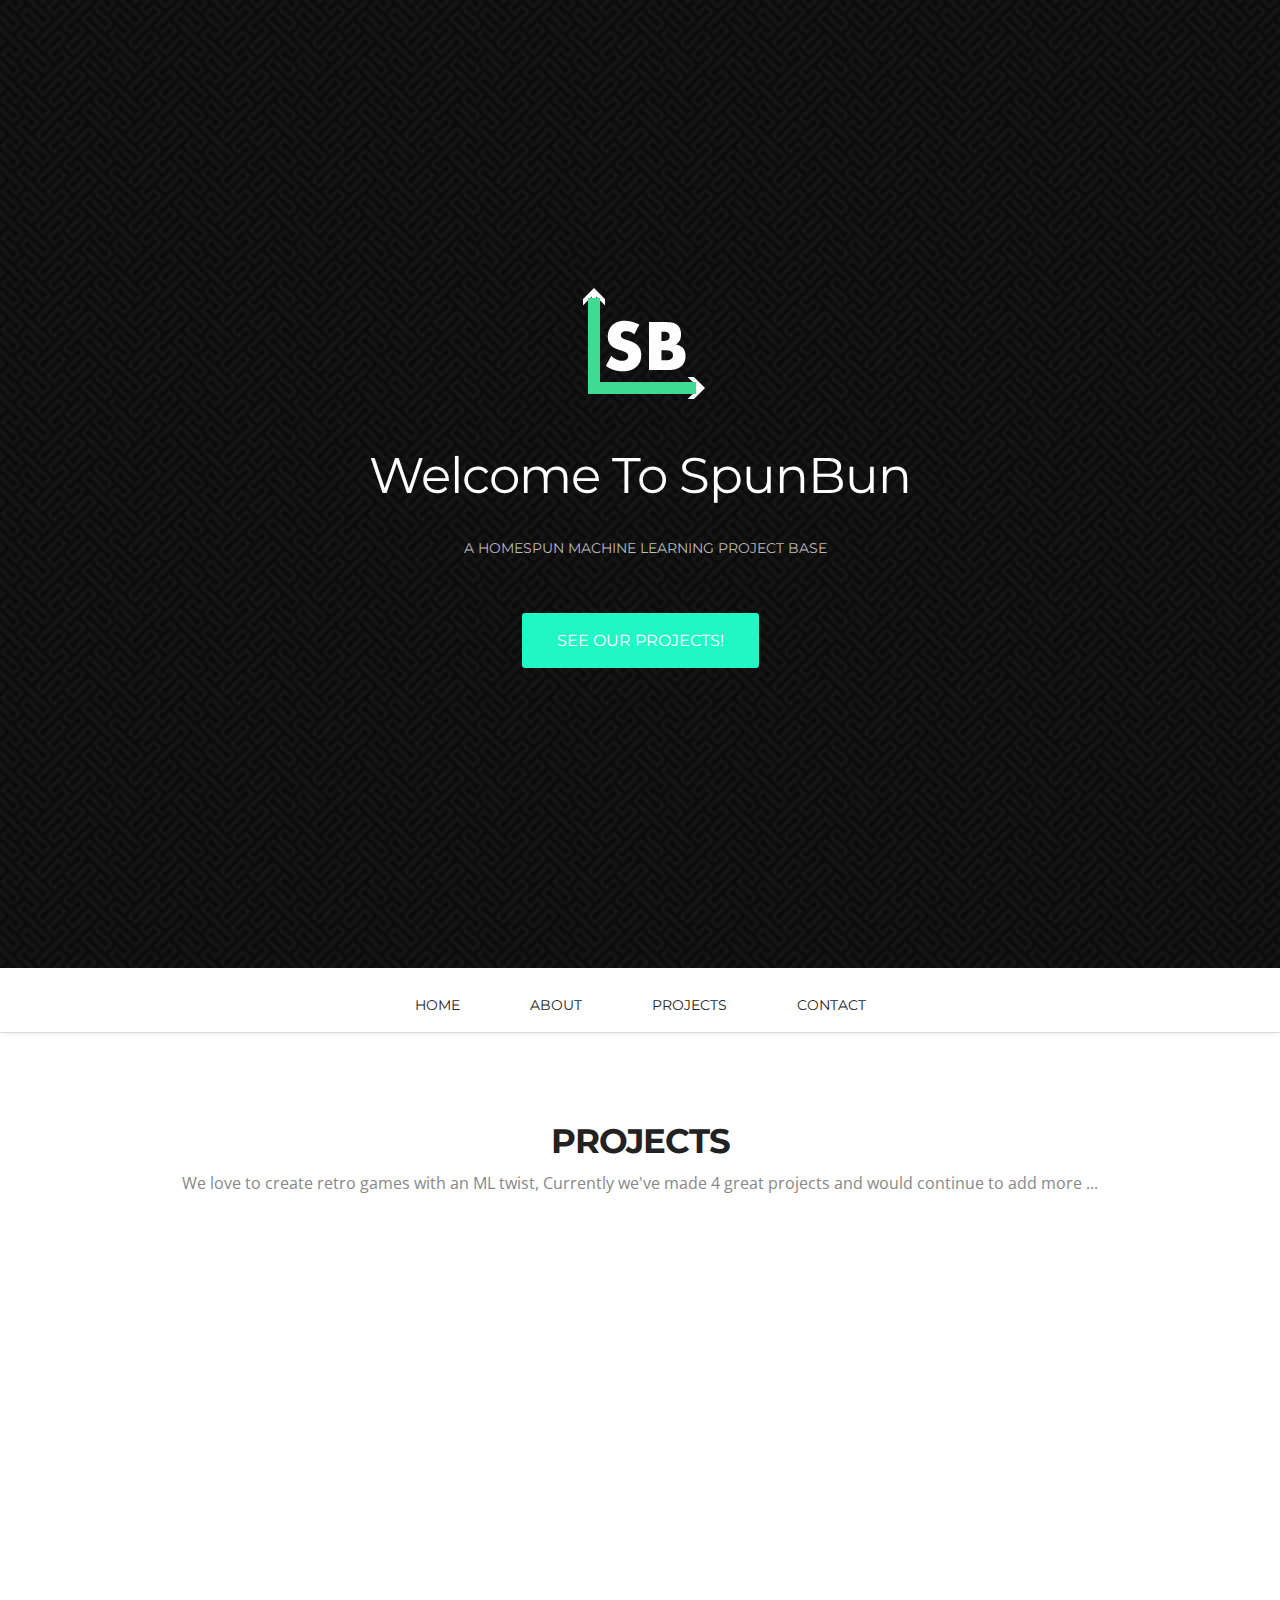
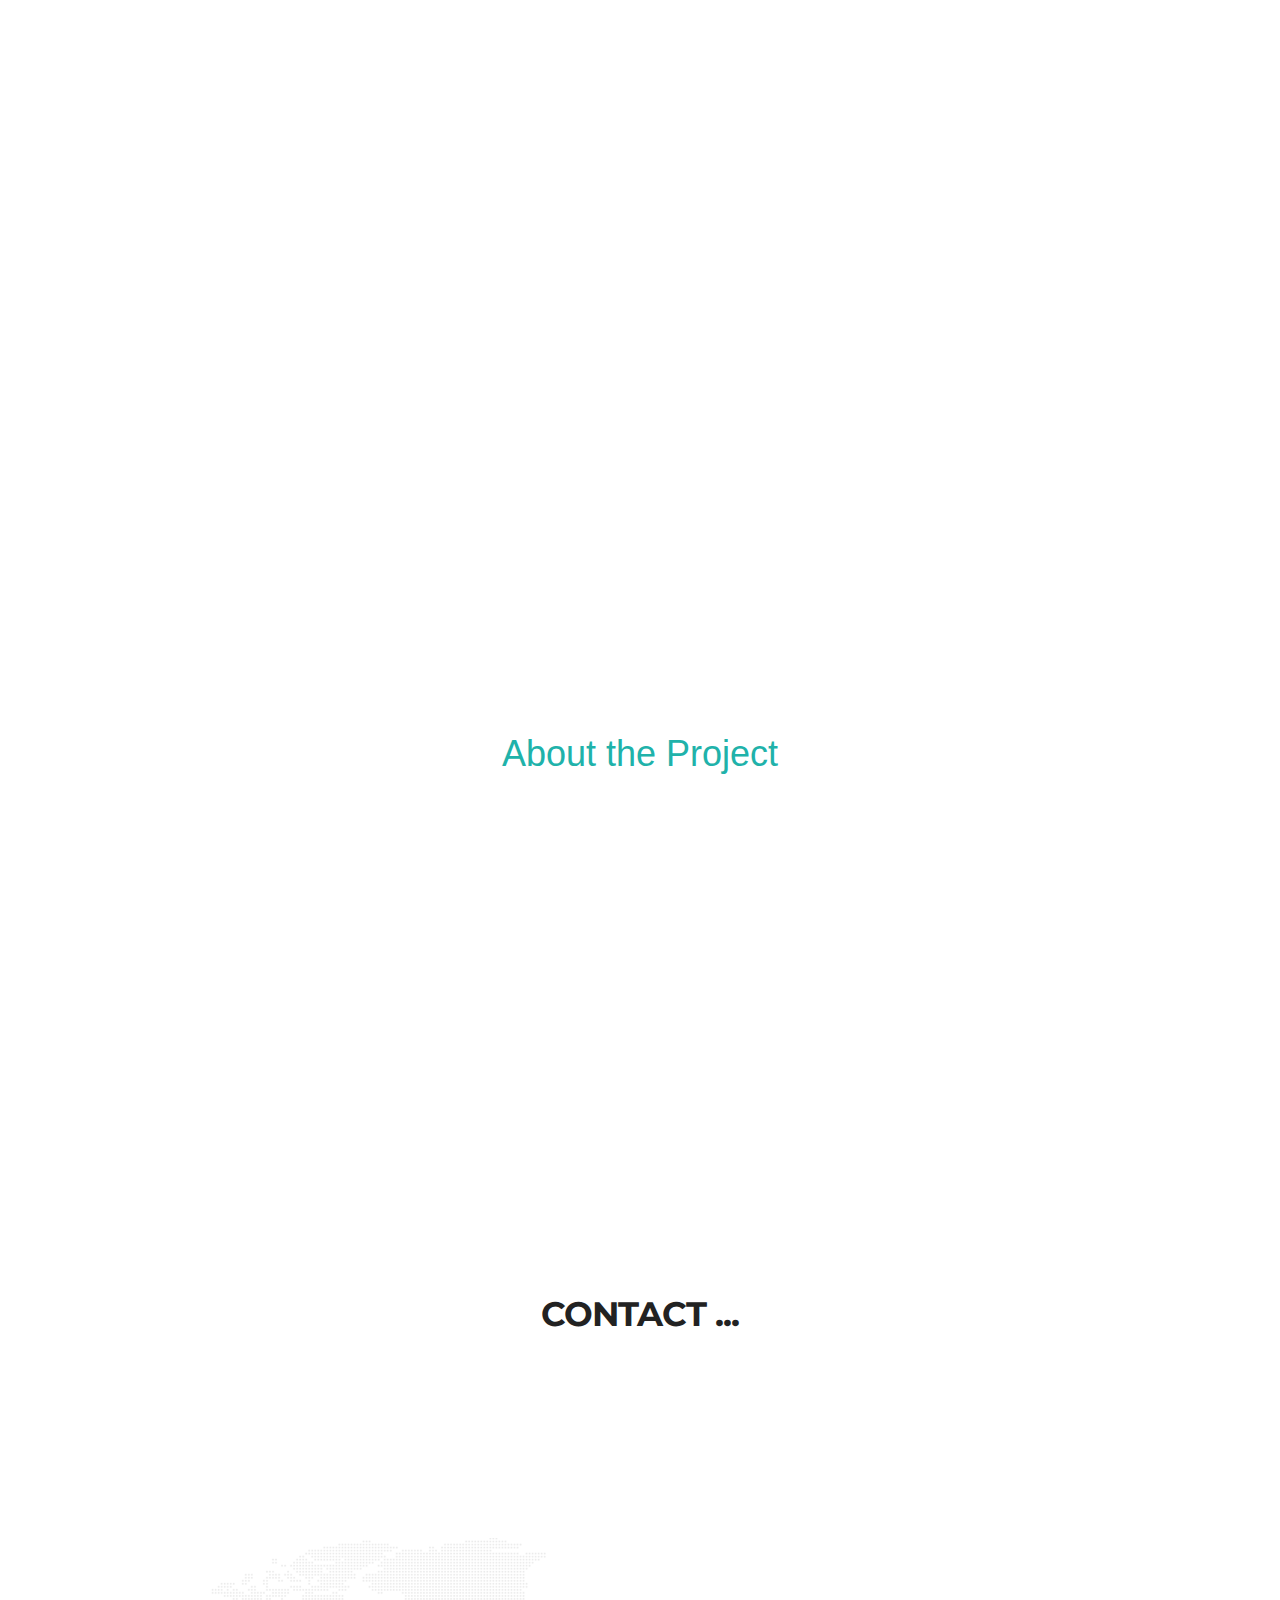
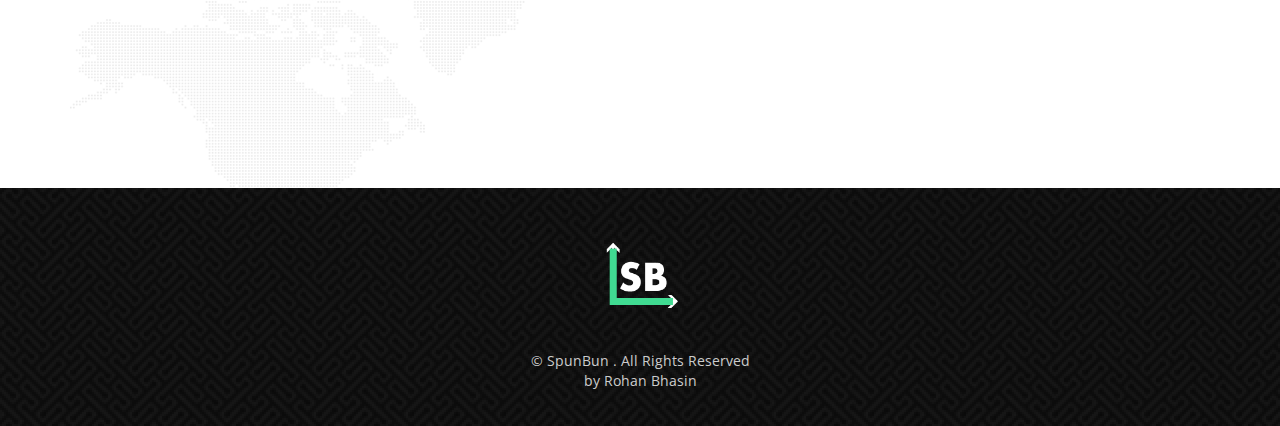
<file: index.html>
<!doctype html>
<html>

<head>
	<meta charset="utf-8">
	<meta name="viewport" content="width=device-width, maximum-scale=1">

	<title>SpunBun</title>


	<link href='https://fonts.googleapis.com/css?family=Montserrat:400,700' rel='stylesheet' type='text/css'>
	<link href='https://fonts.googleapis.com/css?family=Open+Sans:400,300,800italic,700italic,600italic,400italic,300italic,800,700,600' rel='stylesheet' type='text/css'>

	<link href="css/bootstrap.css" rel="stylesheet" type="text/css">
	<link href="css/style.css" rel="stylesheet" type="text/css">
	<link href="css/font-awesome.css" rel="stylesheet" type="text/css">
	<link href="css/responsive.css" rel="stylesheet" type="text/css">
	<link href="css/animate.css" rel="stylesheet" type="text/css">

	<script type="text/javascript" src="js/jquery.1.8.3.min.js"></script>
	<script type="text/javascript" src="js/bootstrap.js"></script>
	<script type="text/javascript" src="js/jquery-scrolltofixed.js"></script>
	<script type="text/javascript" src="js/jquery.easing.1.3.js"></script>
	<script type="text/javascript" src="js/jquery.isotope.js"></script>
	<script type="text/javascript" src="js/wow.js"></script>
	<script type="text/javascript" src="js/classie.js"></script>
	<script src="contactform/contactform.js"></script>

<style>





    .about_heading {

        color: lightseagreen;
font-family: 'Futura', sans-serif;



    }


    .nob {


        width:220px;
        height: 270px;


    }



    </style>

</head>



<body>
	<header class="header" id="header">
		<!--header-start-->
		<div class="container">
			<figure class="logo animated fadeInDown delay-07s">
				<a href="#"><img src="London.png"></a>
			</figure>
			<h1 class="animated fadeInDown delay-07s">Welcome To SpunBun </h1>
			<ul class="we-create animated fadeInUp delay-1s">
				<li> A hOMESPUN MACHINE LEARNING PROJECT BASE</li>
			</ul>
			<a class="link animated fadeInUp delay-1s servicelink" href="#Portfolio">See oUR Projects!</a>
		</div>
	</header>
	<!--header-end-->

	<nav class="main-nav-outer" id="test">
		<!--main-nav-start-->
		<div class="container">
			<ul class="main-nav">
				<li><a href="#header">Home</a></li>

				<li><a href="#client">About </a></li>

				<li><a href="#Portfolio">Projects</a></li>

		        <li><a href="#contact">Contact</a></li>
			</ul>
			<a class="res-nav_click" href="#"><i class="fa-bars"></i></a>
		</div>
	</nav>
	<!--main-nav-end-->




	<!--main-section-end-->



	<!--main-section alabaster-end-->



	<section class="main-section paddind" id="Portfolio">
		<!--main-section-start-->
		<div class="container">
			<h2>Projects</h2>
            <h6> We love to create retro games with an ML twist, Currently we've made 4 great projects and would continue to add more ... <br><br><h3> </h3></h6>



		</div>
		<div class="portfolioContainer wow fadeInUp delay-04s">
			<div class=" Portfolio-box printdesign">
				<a href="tic_tac_toe_neural_network-LIVE-master/play.html"><img src="img/NEUROTAC.png" alt=""></a>
				<h3>Tic-Tac-Toe</h3>
				<p>A neural network that evolves via a genetic algorithm.

                    Algorithm credit : <a href="">Siraj Raval</a></p>
			</div>
			<div class="Portfolio-box webdesign">
				<a href="How_to_make_an_evolutionary_tetris_bot-master/Tetris.html"><img src="img/NEUROTAC%20(3).png" alt=""></a>
				<h3>Tetnet</h3>
				<p>An evolutionary algorithm to improve a Tetris AI.

                    Algorithm Credit : <a href="">idressinc</a>

				</p>

			</div>
			<div class="Portfolio-box webdesign">
				<a href="fonts/Molecules/webpage.html"><img src="fonts/Molecules/Screenshot%202019-04-10%20at%209.26.37%20PM.png" alt=""></a>
				<h3>MOLECULE SIMULATION</h3>
				<p>A Javascript based molecular simulation using Jquery

				</p>
			</div>
			<div class=" Portfolio-box branding">
				<a href="digits-reader-app-master/read.html"><img src="img/NEUROTAC%20(2).png" alt=""></a>
				<h3>Project Reader</h3>
				<p>Recognising digits on an HTML canvas</p>
			</div>


		</div>
	</section>
	<!--main-section-end-->


	<section class="main-section client-part" id="client">
		<!--main-section client-part-start-->
		<div class="container">
			<b class="quote-right wow fadeInDown delay-03"><i class="fa-quote-right"></i></b>
			<div class="row">
				<div class="col-lg-12">
                    <h1 class ="about_heading">About the Project</h1>
					<p class="client-part-haead wow fadeInDown delay-05">Hi! I'm Rohan, I'm currently 15 years old. SpunBun is a web based culmination of the some of projects that I ( some of them were inspired by others ) created in 2018. With SpunBun, I hope to enlight the younger audience and introduce them to cognitive systems. At it's core, the project is to augment certain applications such as Tic Tac Toe and Tetris ... making these classics intuitive and autonomous. The Molecular Simulation has just been added for fun :P

				    </p>
				</div>
			</div>
			<ul class="client wow fadeIn delay-05s">
				<li><a href="#">
            	<img src="Untitled%20design%20(7).png" alt="">
                <h3>Rohan Bhasin</h3>
                <span></span>
            </a></li>
			</ul>
		</div>
	</section>




<br>
            <br>

	        <br>
			<h2>Contact ...</h2>

	<!--business-talking-end-->
	<div class="container">
		<section class="main-section contact" id="contact">

			<div class="row">
				<div class="col-lg-6 col-sm-7 wow fadeInLeft">
					<div class="contact-info-box address clearfix">

					</div>
					<div class="contact-info-box phone clearfix">
						<h3><i class="fa-phone"></i>Phone:</h3>
						<span> 91 - 9871121153</span>
					</div>
					<div class="contact-info-box email clearfix">
						<h3><i class="fa-pencil"></i>email:</h3>
						<span>rohanbhasin03@gmail.con</span>
					</div>
					<div class="contact-info-box hours clearfix">
						<h3><i class="fa-clock-o"></i>HOURS:</h3>
						<span><strong>Monday - Friday:</strong> I have school :P<br><strong>Saturday - Sunday:</strong> 10 am - 6pm.</span>
					</div>
					<ul class="social-link">

					</ul>
				</div>
				<div class="col-lg-6 col-sm-5 wow fadeInUp delay-05s">

				</div>
			</div>
		</section>
	</div>
	<footer class="footer">
		<div class="container">
			<div class="footer-logo"><a href="#header"><img src="London.png" alt=""></a></div>
			<span class="copyright">&copy; SpunBun . All Rights Reserved</span>
			<div class="credits">

				<a  href=""></a> by Rohan Bhasin <a href="https://bootstrapmade.com/"></a>
			</div>
		</div>
	</footer>


	<script type="text/javascript">
		$(document).ready(function(e) {
			$('#test').scrollToFixed();
			$('.res-nav_click').click(function() {
				$('.main-nav').slideToggle();
				return false

			});

		});
	</script>

	<script>
		wow = new WOW({
			animateClass: 'animated',
			offset: 100
		});
		wow.init();
	</script>


	<script type="text/javascript">
		$(window).load(function() {

			$('.main-nav li a, .servicelink').bind('click', function(event) {
				var $anchor = $(this);

				$('html, body').stop().animate({
					scrollTop: $($anchor.attr('href')).offset().top - 102
				}, 1500, 'easeInOutExpo');
				/*
				if you don't want to use the easing effects:
				$('html, body').stop().animate({
					scrollTop: $($anchor.attr('href')).offset().top
				}, 1000);
				*/
				if ($(window).width() < 768) {
					$('.main-nav').hide();
				}
				event.preventDefault();
			});
		})
	</script>

	<script type="text/javascript">
		$(window).load(function() {


			var $container = $('.portfolioContainer'),
				$body = $('body'),
				colW = 375,
				columns = null;


			$container.isotope({
				// disable window resizing
				resizable: true,
				masonry: {
					columnWidth: colW
				}
			});

			$(window).smartresize(function() {
				// check if columns has changed
				var currentColumns = Math.floor(($body.width() - 30) / colW);
				if (currentColumns !== columns) {
					// set new column count
					columns = currentColumns;
					// apply width to container manually, then trigger relayout
					$container.width(columns * colW)
						.isotope('reLayout');
				}

			}).smartresize(); // trigger resize to set container width
			$('.portfolioFilter a').click(function() {
				$('.portfolioFilter .current').removeClass('current');
				$(this).addClass('current');

				var selector = $(this).attr('data-filter');
				$container.isotope({

					filter: selector,
				});
				return false;
			});

		});
	</script>

</body>

</html>
</file>
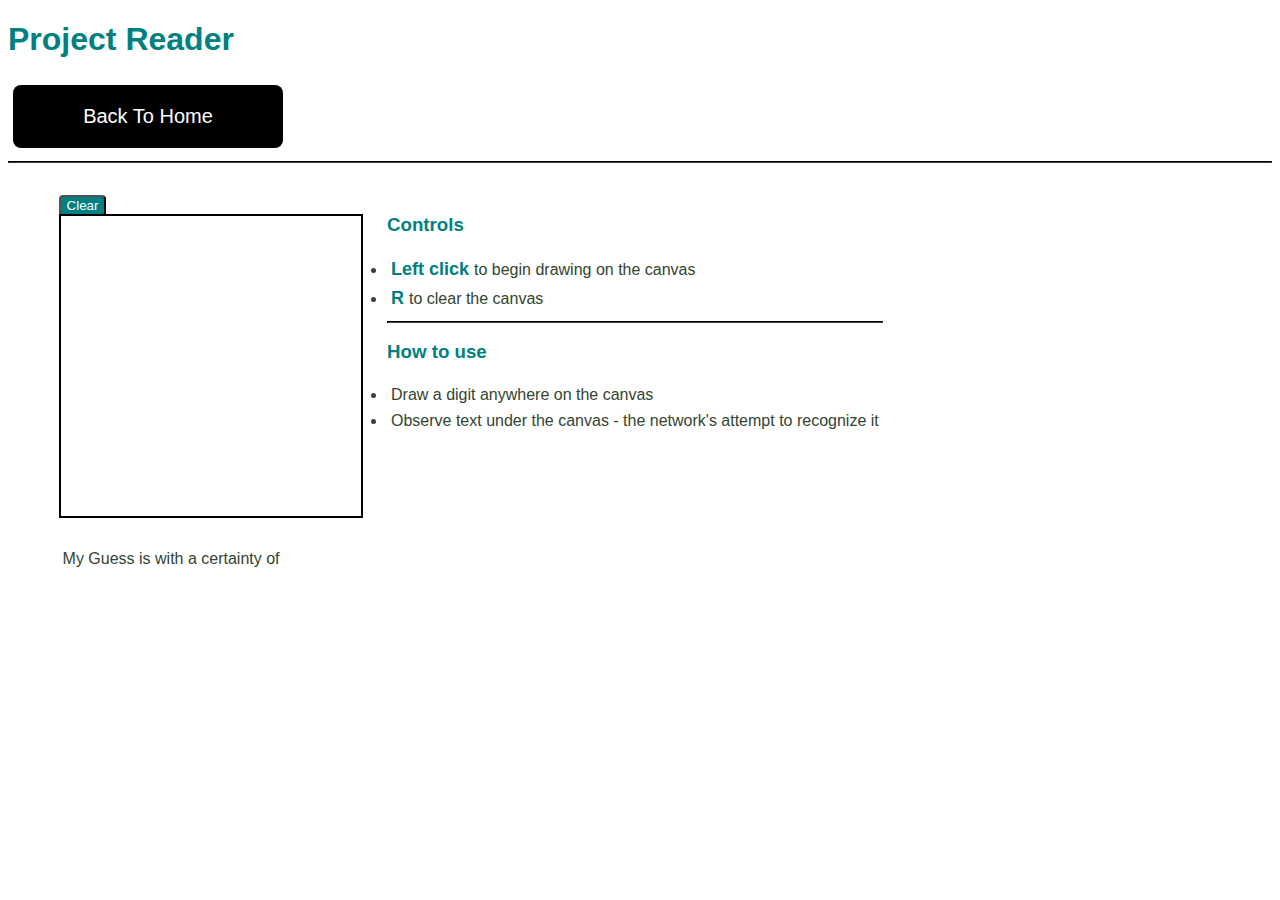
<file: digits-reader-app-master/read.html>
<!DOCTYPE html>

<html>

<head>
<meta name="viewport" content="width=device-width, initial-scale=1">
<link rel="stylesheet" type="text/css" href="styles/style.css">
<title> Spidbit </title>

<style>
.button {
  border-radius: 8px;
  background-color: black;
  border: none;
  color: #FFFFFF;
  text-align: center;
  font-size: 20px;
  padding: 20px;
  width: 270px;
  transition: all 0.5s;
  cursor: pointer;
  margin: 5px;
}

.button span {
  cursor: pointer;
  display: inline-block;
  position: relative;
  transition: 0.5s;
}

.button span:after {
  content: '\00bb';
  position: absolute;
  opacity: 0;
  top: 0;
  right: -20px;
  transition: 0.5s;
}

.button:hover span {
  padding-right: 25px;
}

.button:hover span:after {
  opacity: 1;
  right: 0;
}
</style>

</head>

<body>

<h1 class='mainHeading'> Project Reader </h1> 
    <a href="/index.html"><button class="button"><span> Back To Home </span></button></a>
<hr style="background-color: #334431; border-color: #334431">

<div class='contentBox'>

	<div>
		<h2 class='subHeading'>  </h2>
		<button class='canvasButton' type="button" onclick = "drawing_ns.clearCanvas(); digit_reader_ns.clearCanvas()">Clear</button>
	</div>

	<div style='display: inline-block;'>
		<canvas id="digitReaderCanvas" class='drawCanvas', width="300", height="300"></canvas>
	</div>


	<div style='display: inline-block; vertical-align: top; margin-left: 20px;'>

		<div id='controlsBox'>
			<h3 class='subHeading' style='margin-top:0px;'> Controls </h3>
			
			<li class='text2'> 
				<span class='highlightSpan'> Left click </span>
				to begin drawing on the canvas
			</li>
			
			<li class='text2'> 
				<span class='highlightSpan'> R </span>
				to clear the canvas
			</li>
			
		</div>
	
		<hr style="background-color: #334431; border-color: #334431">
	
		<div id='explainationBox'>
			<h3 class='subHeading'>How to use</h3>		
			<li class='text2'>Draw a digit anywhere on the canvas</li>
			<li class='text2'>Observe text under the canvas - the network's attempt to recognize it</li>
			
		</div>
	</div>

	<p id='guessParagraph' class='text1'>My Guess is 
		<span id='guessSpan'></span>
		with a certainty of
		<span id='certaintySpan'></span>
	</p>
</div>

<script src="scripts/graphDrawing.js"></script>
<script src="scripts/canvasDrawing.js"></script>
<script src='scripts/network_parameters.js'></script>
<script src="scripts/neuralNet.js"></script>
</body>


</html>
</file>
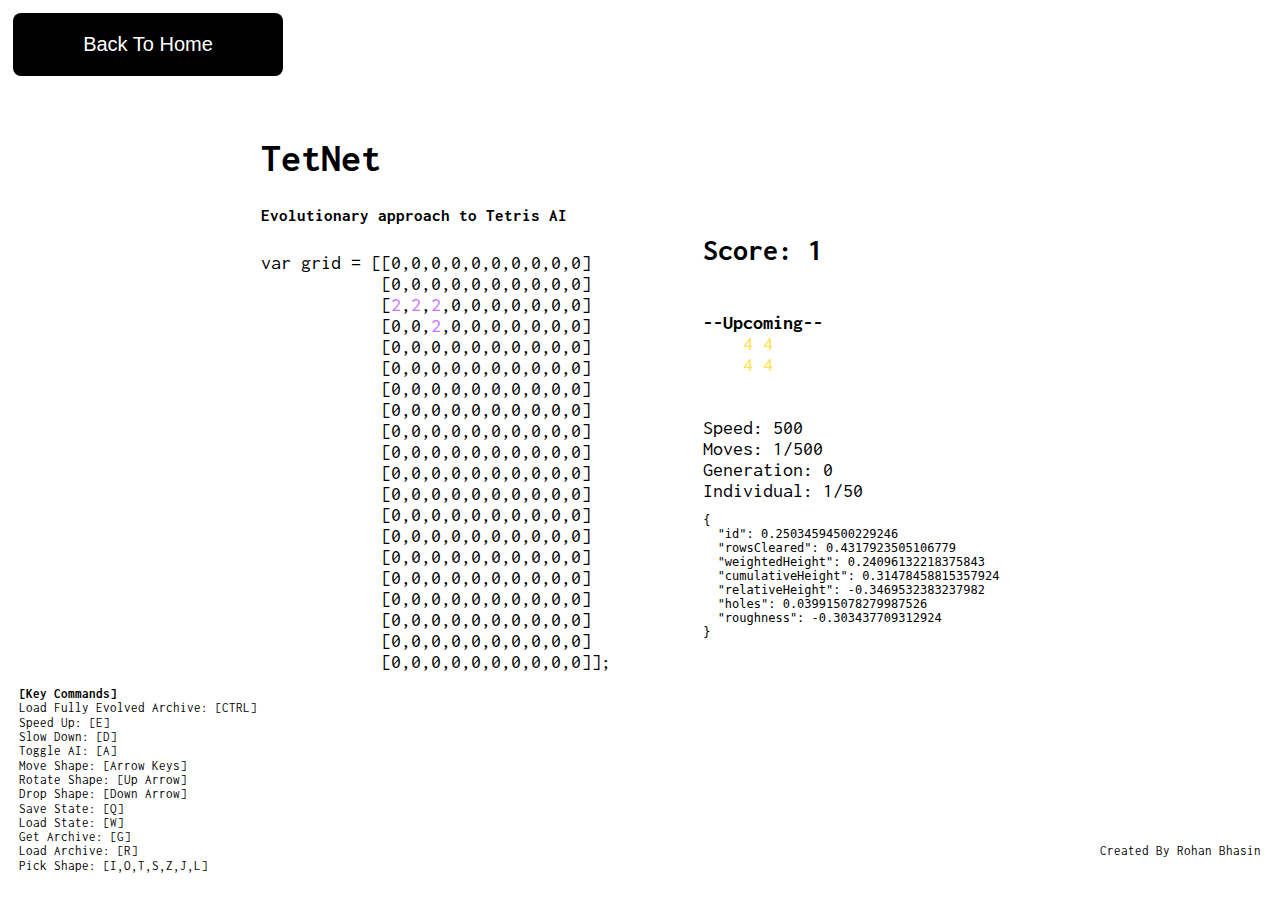
<file: How_to_make_an_evolutionary_tetris_bot-master/Tetris.html>
<!DOCTYPE html>
<html>
<head>
 <title>SpidBit</title>
 <link href='https://fonts.googleapis.com/css?family=Inconsolata' rel='stylesheet' type='text/css'>
 <style>
   body {
    background-color: white;
  }
     .button {
  border-radius: 8px;
  background-color: black;
  border: none;
  color: white;
  text-align: center;
  font-size: 20px;
  padding: 20px;
  width: 270px;
  transition: all 0.5s;
  cursor: pointer;
  margin: 5px;
}

.button span {
  cursor: pointer;
  display: inline-block;
  position: relative;
  transition: 0.5s;
}

.button span:after {
  content: '\00bb';
  position: absolute;
  opacity: 0;
  top: 0;
  right: -20px;
  transition: 0.5s;
}

.button:hover span {
  padding-right: 25px;
}

.button:hover span:after {
  opacity: 1;
  right: 0;
}
  .text {
    color: #000;
    font-family: Inconsolata, Courier, monospace;
    font-size: 20px;
  }
  #output {
    float: left;
    padding-left: 20%;
  }
  #score {
    padding-left: 55%;
  }
  #instructions {
    float: left;
    position: absolute;
    left: 1.5%;
    bottom: 3%;
    font-size: small;
    line-height: 110%;
  }
  #signature {
    float: right;
    position: absolute;
    right: 1.5%;
    bottom: 3%;
    font-size: small;
    line-height: 110%;
  }
  a:link {
    color: inherit;
  }
     
     #nohead {
         
         
         padding-left: 450px;
         font-family: monospace;
         font-size: 44px;
         
     }
     
     #informationd{
         
         
         
         padding: 450px;
         font-family: sans-serif;
          
         
         
         
     }
     
</style>
<script src="lib/cerebrum.js"></script>
<script src="https://code.jquery.com/jquery-3.1.0.min.js" integrity="sha256-cCueBR6CsyA4/9szpPfrX3s49M9vUU5BgtiJj06wt/s="   crossorigin="anonymous"></script>
</head>
<body> 
  
  
    <a href="/index.html"><button class="button"><span> Back To Home </span></button></a>
  <h1 id="nohead"></h1>
<p id=" informationd"></p>
  
  <div id="output" class="text"></div>
  <div id="score" class="text"></div>
  <div id="instructions" class="text"><br /><b>[Key Commands]</b><br />Load Fully Evolved Archive: [CTRL]<br />Speed Up: [E]<br />Slow Down: [D]<br />Toggle AI: [A]<br />Move Shape: [Arrow Keys]<br />Rotate Shape: [Up Arrow]<br />Drop Shape: [Down Arrow]<br />Save State: [Q]<br />Load State: [W]<br />Get Archive: [G]<br />Load Archive: [R]<br />Pick Shape: [I,O,T,S,Z,J,L]</div>
  
  

  
  
  
  
  
  <div id="signature" class="text">Created By Rohan Bhasin<br /><br /></div>
  <script src="./tetnet.js"></script>
  <script>
    $(window).keydown(function (e){
      if (e.ctrlKey) {
        var archiveJSON = $.ajax({
          url: "./archive.json",
          async: false  
        }).responseText;
        loadArchive(archiveJSON);
        alert("Archive loaded successfully!");
      }
    });
  </script>
  <script type="text/javascript">
  </script>
</body>
</html>
</file>
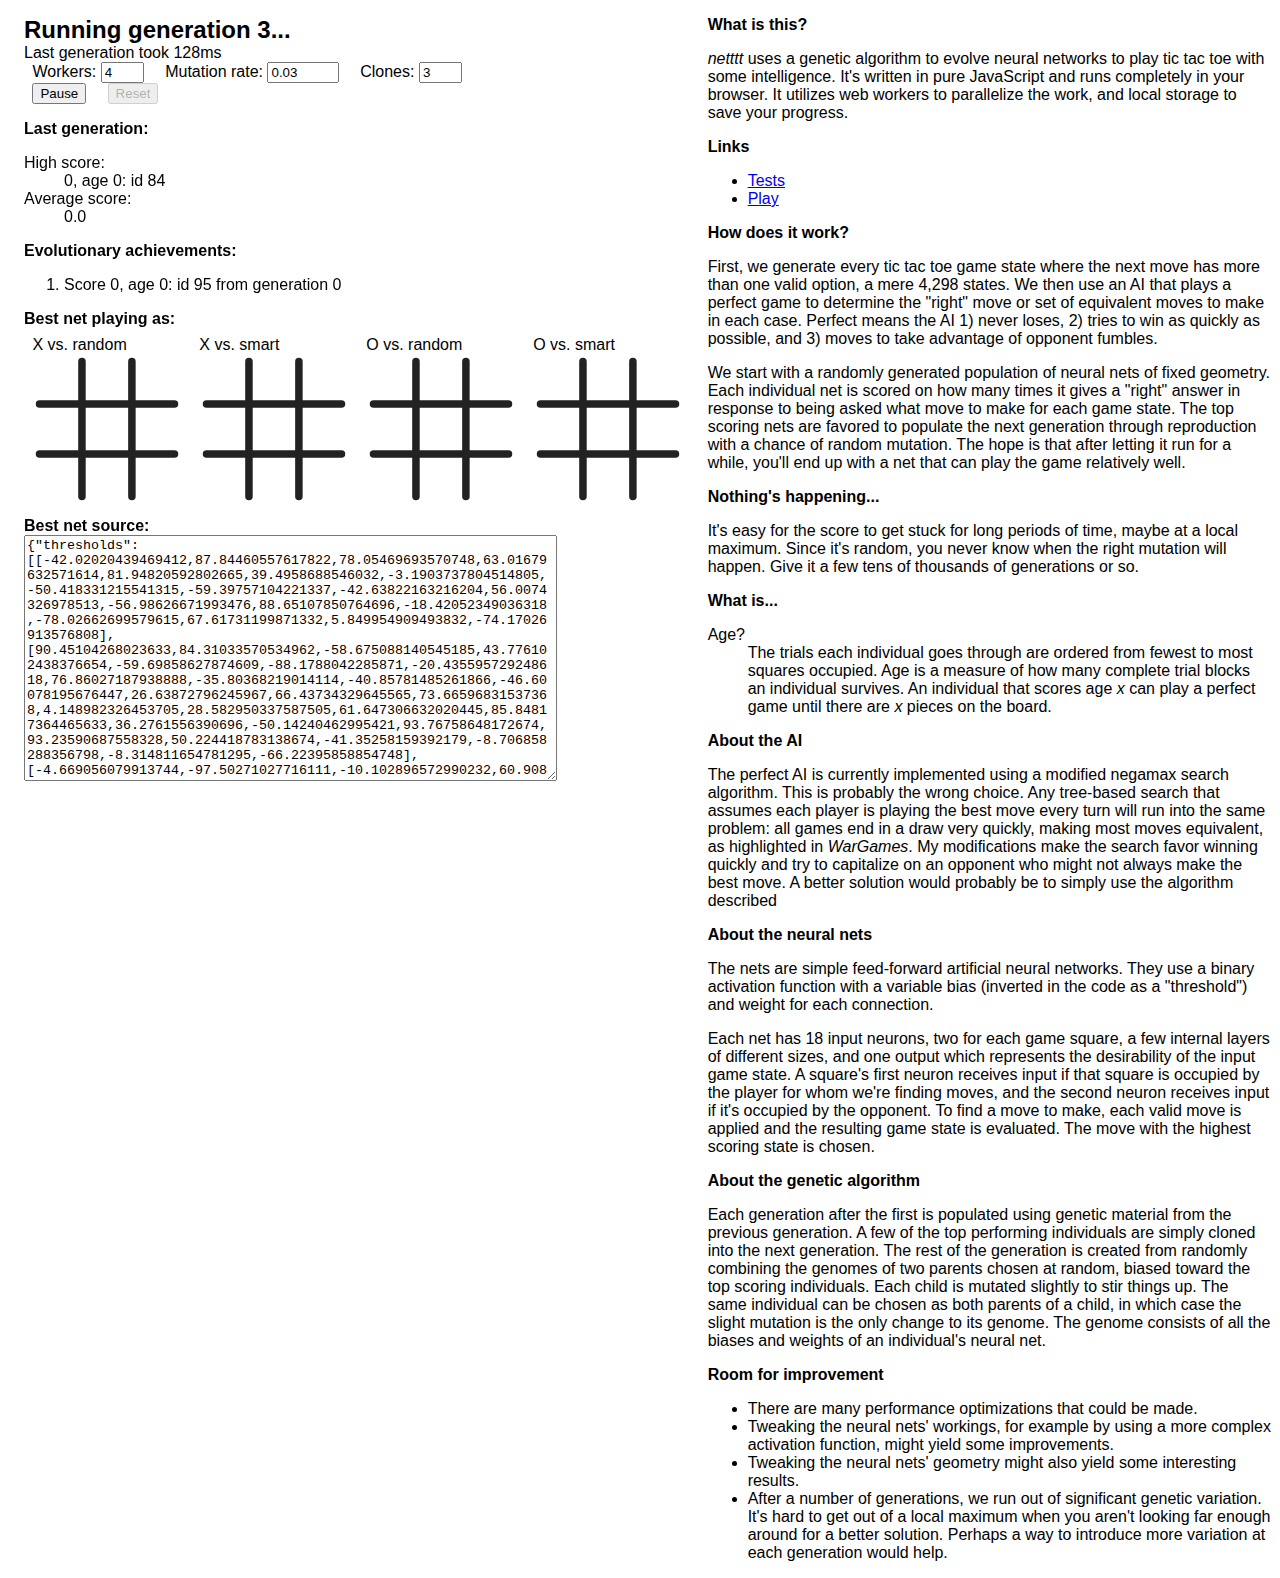
<file: tic_tac_toe_neural_network-LIVE-master/intro.html>
<!DOCTYPE html>
<html>
  <head>
    <meta charset="utf-8">
    <title>Rohan's toe</title>

    <style>
      body {
        font-family: sans-serif;
      }
      h2, h4 {
        margin: 0;
      }
      #about {
        float: right;
        width: calc(100% - 600px - 2em - 8ex);
        min-width: 10em;
      }
      .control {
        margin: 1ex;
      }
      #workers, #clones {
        width: 5ex;
      }
      #mutation {
        width: 9ex;
      }
      #status, #stats, #demos, #export {
        margin: 1em;
      }
      .demo-container {
        float: left;
        margin: 1ex;
      }
      #export {
        clear: left;
      }
      #copyright {
        clear: both;
        margin: 1em;
        font-size: small;
        text-align: center;
        font-style: italic;
      }
    </style>
  </head>
  <body>
    <div id="about">
      <h4>What is this?</h4>
      <p>
        <em>netttt</em> uses a genetic algorithm to evolve neural networks to
        play tic tac toe with some intelligence.  It's written in pure
        JavaScript and runs completely in your browser.  It utilizes web
        workers to parallelize the work, and local storage to save your
        progress.
      </p>
      <h4>Links</h4>
      <ul>
        
        <li><a href="test.html">Tests</a></li>
        <li><a href="play.html">Play</a></li>
      </ul>
      <h4>How does it work?</h4>
      <p>
        First, we generate every tic tac toe game state where the next move has
        more than one valid option, a mere 4,298 states.  We then use an AI
        that plays a perfect game to determine the "right" move or set of
        equivalent moves to make in each case.  Perfect means the AI 1) never
        loses, 2) tries to win as quickly as possible, and 3) moves to take
        advantage of opponent fumbles.
      </p>
      <p>
        We start with a randomly generated population of neural nets of fixed
        geometry.  Each individual net is scored on how many times it gives a
        "right" answer in response to being asked what move to make for each
        game state.  The top scoring nets are favored to populate the next
        generation through reproduction with a chance of random mutation.  The
        hope is that after letting it run for a while, you'll end up with a net
        that can play the game relatively well.
      </p>
      <h4>Nothing's happening...</h4>
      <p>
        It's easy for the score to get stuck for long periods of time, maybe at
        a local maximum.  Since it's random, you never know when the right
        mutation will happen.  Give it a few tens of thousands of generations
        or so.
      </p>
      <h4>What is...</h4>
      <dl>
        <dt>Age?</dt>
        <dd>
          The trials each individual goes through are ordered from fewest to
          most squares occupied.  Age is a measure of how many complete trial
          blocks an individual survives.  An individual that scores age
          <em>x</em> can play a perfect game until there are <em>x</em> pieces
          on the board.
        </dd>
      </dl>
      <h4>About the AI</h4>
      <p>
        The perfect AI is currently implemented using a modified negamax search
        algorithm.  This is probably the wrong choice.  Any tree-based search
        that assumes each player is playing the best move every turn will run
        into the same problem: all games end in a draw very quickly, making
        most moves equivalent, as highlighted in <em>WarGames</em>.  My
        modifications make the search favor winning quickly and try to
        capitalize on an opponent who might not always make the best move.  A
        better solution would probably be to simply use the algorithm described
        
      </p>
      <h4>About the neural nets</h4>
      <p>
        The nets are simple feed-forward artificial neural networks.  They use
        a binary activation function with a variable bias (inverted in the code
        as a "threshold") and weight for each connection.
      </p>
      <p>
        Each net has 18 input neurons, two for each game square, a few internal
        layers of different sizes, and one output which represents the
        desirability of the input game state.  A square's first neuron receives
        input if that square is occupied by the player for whom we're finding
        moves, and the second neuron receives input if it's occupied by the
        opponent.  To find a move to make, each valid move is applied and the
        resulting game state is evaluated.  The move with the highest scoring
        state is chosen.
      </p>
      <h4>About the genetic algorithm</h4>
      <p>
        Each generation after the first is populated using genetic material
        from the previous generation.  A few of the top performing individuals
        are simply cloned into the next generation.  The rest of the generation
        is created from randomly combining the genomes of two parents chosen
        at random, biased toward the top scoring individuals.  Each child is
        mutated slightly to stir things up.  The same individual can be chosen
        as both parents of a child, in which case the slight mutation is the
        only change to its genome.  The genome consists of all the biases and
        weights of an individual's neural net.
      </p>
      <h4>Room for improvement</h4>
      <ul>
        <li>There are many performance optimizations that could be made.</li>
        <li>
          Tweaking the neural nets' workings, for example by using a more
          complex activation function, might yield some improvements.
        </li>
        <li>
          Tweaking the neural nets' geometry might also yield some interesting
          results.
        </li>
        <li>
          After a number of generations, we run out of significant genetic
          variation.  It's hard to get out of a local maximum when you aren't
          looking far enough around for a better solution.  Perhaps a way to
          introduce more variation at each generation would help.
        </li>
    </div>

    <div id="status">
      <h2 id="current"
          data-unpaused="Running generation {generation}..."
          data-paused="Paused at generation {generation}"
          data-pausing="Pausing..."></h2>
      <div id="time"
          data-template="Last generation took {time}ms">&nbsp;</div>
      <span class="control">
        <label for="workers">Workers:</label>
        <input id="workers" type="number" min="1" max="16">
      </span>
      <span class="control">
        <label for="mutation">Mutation rate:</label>
        <input id="mutation" type="number" min="0.0001" max="0.1"
            step="0.0001">
      </span>
      <span class="control">
        <label for="clones">Clones:</label>
        <input id="clones" type="number" min="0" max="20">
      </span>
      <br>
      <span class="control">
        <input id="pause" type="button" value="Pause"
            data-paused="Resume" data-unpaused="Pause">
      </span>
      <span class="control">
        <input id="reset" type="button" value="Reset" disabled>
      </span>
    </div>

    <div id="stats">
      <div id="summary">
        <h4>Last generation:</h4>
        <dl>
          <dt>High score:</dt>
          <dd id="generation-best" data-template="{score}, age {age}: id {id}"
              data-empty="&nbsp;"></dd>
          <dt>Average score:</dt>
          <dd id="generation-average" data-template="{score}"
              data-empty="&nbsp;"></dd>
        </dl>
      </div>
      <div id="achievements">
        <h4>Evolutionary achievements:</h4>
        <ol id="jumps"
            data-template="&lt;li&gt;Score {score}, age {age}: id {id} from generation {generation}&lt;/li&gt;"
        ></ol>
      </div>
    </div>

    <div id="demos">
      <h4>Best net playing as:</h4>
      <div class="demo-container">
        <div class="demo-header">X vs. random</div>
        <canvas id="x-random-demo-board" width="150" height="150"></canvas>
      </div>
      <div class="demo-container">
        <div class="demo-header">X vs. smart</div>
        <canvas id="x-smart-demo-board" width="150" height="150"></canvas>
      </div>
      <div class="demo-container">
        <div class="demo-header">O vs. random</div>
        <canvas id="o-random-demo-board" width="150" height="150"></canvas>
      </div>
      <div class="demo-container">
        <div class="demo-header">O vs. smart</div>
        <canvas id="o-smart-demo-board" width="150" height="150"></canvas>
      </div>
    </div>

    <div id="export">
      <h4>Best net source:</h4>
      <textarea id="best-export" rows="16" cols="64" readonly></textarea>
    </div>

    

    <script src="https://code.jquery.com/jquery-1.12.4.min.js"
        integrity="sha256-ZosEbRLbNQzLpnKIkEdrPv7lOy9C27hHQ+Xp8a4MxAQ="
        crossorigin="anonymous"></script>
    <script src="src/ttt.js"></script>
    <script src="src/neural.js"></script>
    <script src="src/ai.js"></script>
    <script src="src/genetic.js"></script>
    <script src="main.js"></script>
  </body>
</html>
</file>
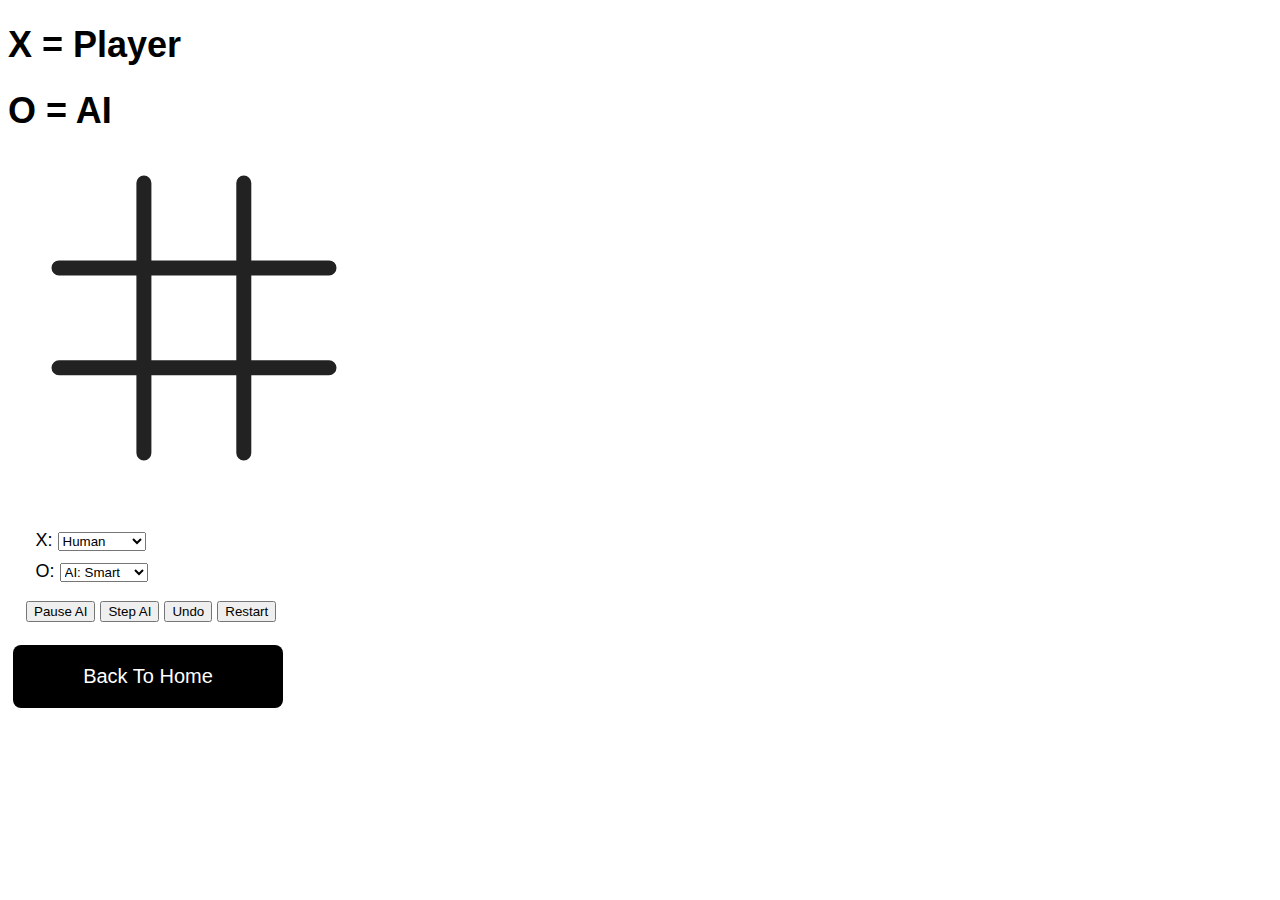
<file: tic_tac_toe_neural_network-LIVE-master/play.html>
<!DOCTYPE html>
<html>
  <head>
    <meta charset="utf-8">
    <title>play - netttt</title>

    <style>
      body {
        font-size: large;
        font-family: sans-serif;
      }
          .button {
  border-radius: 8px;
  background-color: black;
  border: none;
  color: white;
  text-align: center;
  font-size: 20px;
  padding: 20px;
  width: 270px;
  transition: all 0.5s;
  cursor: pointer;
  margin: 5px;
}

.button span {
  cursor: pointer;
  display: inline-block;
  position: relative;
  transition: 0.5s;
}

.button span:after {
  content: '\00bb';
  position: absolute;
  opacity: 0;
  top: 0;
  right: -20px;
  transition: 0.5s;
}

.button:hover span {
  padding-right: 25px;
}

.button:hover span:after {
  opacity: 1;
  right: 0;
}
  .text {
    color: #000;
    font-family: Inconsolata, Courier, monospace;
    font-size: 20px;
  }
        
      #play-area {
        margin: 2em;
      }
      #settings, #controls {
        margin: 1em;
      }
      #x-settings, #o-settings {
        margin: 1ex;
      }
      #status {
        width: 300px;
        text-align: center;
      }
      #copyright {
        margin: 1em;
        font-size: small;
        text-align: center;
        font-style: italic;
      }
    </style>
  </head>
  <body>
      <h1>X = Player</h1>
      <h1>O = AI</h1>
    <div id="play-area">
      <canvas id="board" width="300" height="300"></canvas>
      <div id="status"
          data-empty="&nbsp;"
          data-winner-x="X wins!"
          data-winner-o="O wins!"
          data-tie="Draw game"
          data-paused="AI paused"
          data-thinking="NeuroTac Thinking..."
      >&nbsp;</div>
    </div>

    <div id="settings">
      <div id="x-settings">
        X:
        <select id="x-control">
          <option value="human" selected>Human</option>
          <option value="ai-random">AI: random</option>
          <option value="ai-easy">AI: Easy</option>
          <option value="ai-smart">AI: Smart</option>
          
        </select>
        <br>
        
      </div>
      <div id="o-settings">
        O:
        <select id="o-control">
          <option value="ai-smart">AI: Smart</option>
          <option value="ai-random">AI: random</option>
          <option value="ai-easy">AI: Easy</option>
          
          
        </select>
        <br>
        
      </div>
    </div>

    <div id="controls">
      <input id="pause" type="button" value="Pause AI"
          data-paused="Resume AI" data-unpaused="Pause AI">
      <input id="step" type="button" value="Step AI">
      <input id="undo" type="button" value="Undo">
      <input id="restart" type="button" value="Restart">
    </div>

      <a href="../index.html" accesskey="">    <button class="button"><span> Back To Home </span></button></a>


    <script src="https://code.jquery.com/jquery-1.12.4.min.js"
        integrity="sha256-ZosEbRLbNQzLpnKIkEdrPv7lOy9C27hHQ+Xp8a4MxAQ="
        crossorigin="anonymous"></script>
    <script src="src/ttt.js"></script>
    <script src="src/neural.js"></script>
    <script src="src/ai.js"></script>
    <script src="src/genetic.js"></script>
    <script src="play.js"></script>
  </body>
</html>
</file>
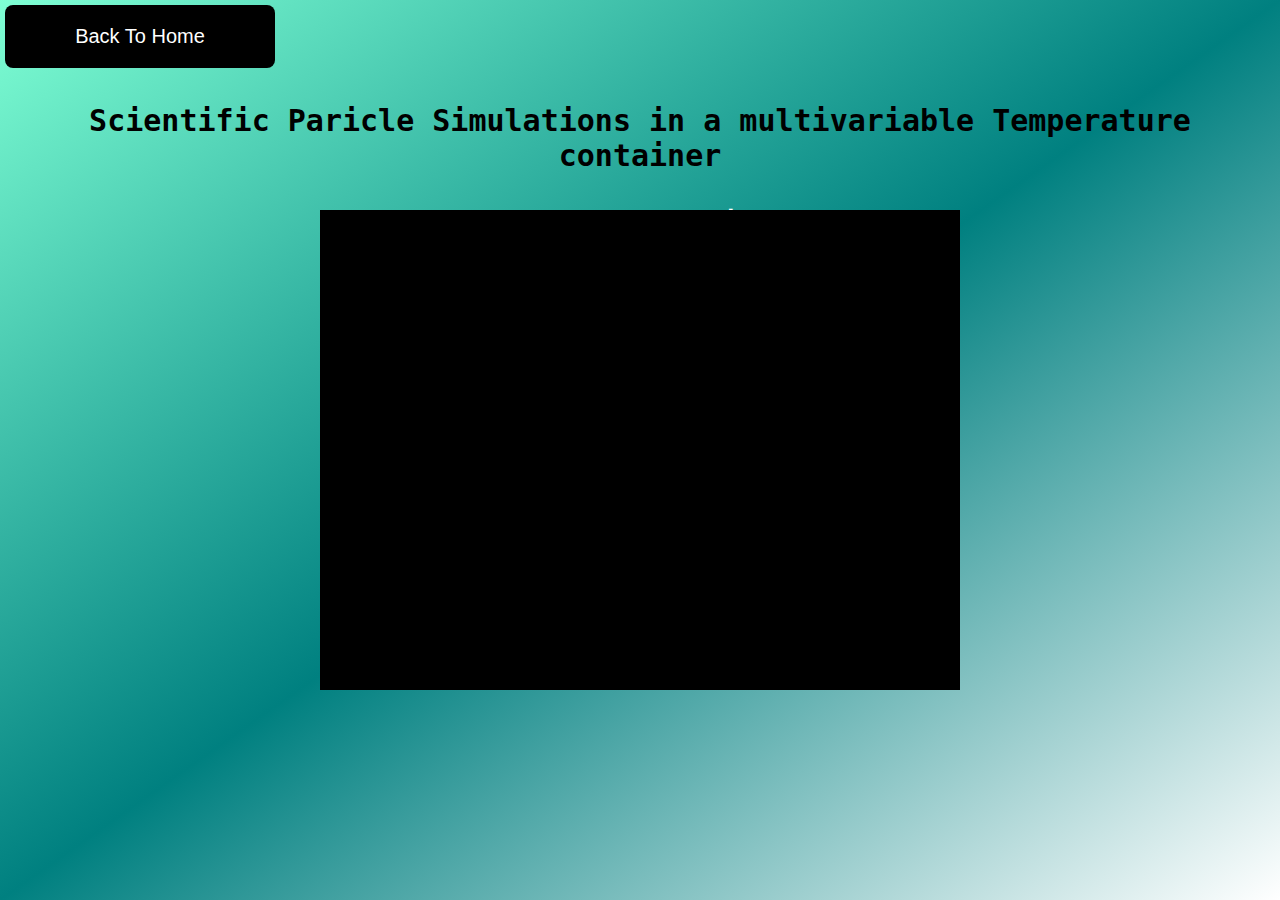
<file: fonts/Molecules/webpage.html>
<!DOCTYPE html>
<html>
<head>
	<meta charset="utf-8">
	<title>Science Simulation</title>
	<link href="./card.css" rel="stylesheet">
	<link href="https://fonts.googleapis.com/css?family=Raleway:300" rel="stylesheet">
	<link href="https://fonts.googleapis.com/css?family=Roboto:300" rel="stylesheet">
	<script src="https://code.jquery.com/jquery-3.1.0.min.js" integrity="sha256-cCueBR6CsyA4/9szpPfrX3s49M9vUU5BgtiJj06wt/s=" crossorigin="anonymous"></script>
	<script src="./card.js"></script>
	<style>
        .button {
  border-radius: 8px;
  background-color: black;
  border: none;
  color: white;
  text-align: center;
  font-size: 20px;
  padding: 20px;
  width: 270px;
  transition: all 0.5s;
  cursor: pointer;
  margin: 5px;
}

.button span {
  cursor: pointer;
  display: inline-block;
  position: relative;
  transition: 0.5s;
}

.button span:after {
  content: '\00bb';
  position: absolute;
  opacity: 0;
  top: 0;
  right: -20px;
  transition: 0.5s;
}

.button:hover span {
  padding-right: 25px;
}

.button:hover span:after {
  opacity: 1;
  right: 0;
}
        #credits {
            
            
            text-align: center;
            font-family: "Futura", monospace;
            font-size: 25px;
            color: white;
            
            
        }
        
        
         
        
        
        #heading {
            
            
            text-align: center;
            font-family: "Avenir", monospace;
            font-size: 30px;
            
        }
        
        
        #card {
			background: black;
		}
	</style>
</head>
<body>
	<a href="/index.html"><button class="button"><span> Back To Home </span></button></a>
   
    <h3 id="heading">Scientific Paricle Simulations in a multivariable Temperature container</h3>
    <h4 id="credits">By Rohan Bhasin</h4>
	<div id="card">
	</div>
	<script src="./application.js"></script>







</body>



</html>
</file>
<file: css/responsive.css>
/* ==========================================================================
   Media Queries
   ========================================================================== */


@media only screen and (min-width: 992px) {
	/****Ipad Landscape 1024 Container 970 ****/

	.service-list{ margin-bottom:30px;}
	.c-logo-part ul li{ margin:0 15px;}
	.form{ margin:0 0 0 20px}
	.main-nav{ display:block !important; }
	/*.portfolioContainer{ width:800px; margin:0px auto !important; } */

}

@media only screen and (min-width: 768px) and (max-width: 991px) {
	/****Ipad Portrait 768 Container 750 ****/
	body{ font-size:13px;}
	p{ line-height:20px ;}
	.header h1{ font-size:46px;}
	.main-nav ul li a{ padding:14px;}
	.small-logo{ padding:0 20px;}
	h2{ font-size:30px}
	h6{ font-size:16px;}
	h3{ font-size:15px;}
	.service-list{ margin-bottom:20px; font-size:15px;}
	.featured-work p.padding-b{ padding-bottom:15px;}
	.main-section{ padding:70px 0;}
	.c-logo-part ul li{ margin:0 1%; float:left; width:18%;}
	.c-logo-part ul li a{ display:block;}
	.c-logo-part ul li a img{ display:block;}
	.form{ margin:0;}
	.contact-info-box{ margin:0 ;}
	.social-link{ margin:0;}

	.main-nav{ display:block !important; }
	.main-nav li a{ padding:8px 15px;}
	/*.portfolioContainer{ width:750px; margin:0px auto !important; }
	.Portfolio-box{ height:250px;}*/



}

@media only screen and (max-width: 767px) {
	/****Mobile Landscape 480 Container 100% ****/
	body{ font-size:12px;}
	h2{ font-size:26px;}
	h3{ font-size:14px;}
	h6{ font-size:16px; margin-bottom:40px;}
	p{ line-height:18px;}
	.service-list{ font-size:12px; margin-bottom:20px;}
	.we-create li{ font-size:13px; padding:0 0 0 8px}
	.header h1{ font-size:28px;}
	.header{ padding:60px 0;}
	.main-section{ padding:60px 0 70px;}
	.main-nav{ display:none; position:absolute; left:0; width:100%; top:74px; margin:0 auto; flote : none; background:#fff;}
	.main-nav li{ display:block;}
	.main-nav li.small-logo{ display:none;}
	.main-nav li a{ display:block; padding:7px 32px; border-bottom:none;}
	.main-nav li a:hover{color:#7cc576}
	.team-leader-box{ max-width:307px; width:auto; float:none; margin:0 auto;	}
	.team-leader-box:nth-of-type(3n){ margin:0 auto}
	.res-nav_click{ display:block;}
	.featured-work{ font-size:12px; margin-top:30px;}
	.featured-box{ font-size:12px;}
	.featured-box p{ line-height:18px; }
	.c-logo-part ul a{ margin-bottom:5px;}
	.main-section.team{ padding:60px 0 50px;}
	.business-talking h2{ font-size:36px;}
	.contact-info-box{ margin:0 0 12px 30px; font-size:12px;}
	.contact-info-box span{ line-height:18px;}
	.contact-info-box.phone span, .contact-info-box.email span { padding-top: 6px;}
	.social-link{ margin-left:30px;}
	.form{ margin:0 30px;}
	.copyright{ font-size:12px;}
	.business-talking a{ padding:10px 25px; font-size:14px;}
	.main-section.contact{ padding:60px 0 70px}
	.client-part-haead{ font-size:20px; line-height:30px;}
	.link{ font-size:14px; padding:10px 25px;}
	.logo{ width:100px;}
	.main-section.contact{ background-size:contain;}
	.Portfolio-nav li a{ padding:5px 16px;}
	.Portfolio-nav li{ display:block;}
	/*.isotope-item img{ width:300px; left:50%; margin-left:-100px;}
	.isotope-item{ width:300px; margin:0px auto;}
	.isotope{ width:400px; margin:0px auto;}
	.Portfolio-box{}
	.portfolioContainer{ width:350px; margin:0px auto !important; } */


}

@media only screen and (max-width: 479px) {
	/****Mobile Portrait 320 ****/
	.contact-info-box{ margin-left:0px;}
	.header{ padding:40px;}
	.social-link{ margin-left:0px;}
	.form{ margin:0}
	.c-logo-part ul li{ display:block;}
	.Portfolio-box{  max-width:300px !important; width:96.4% !important; margin:0 !important}
	.Portfolio-box img { max-width:100%;}
	.portfolioContainer{ width:280px !important; margin:0 auto !important }

}
</file>
<file: digits-reader-app-master/styles/style.css>
body{

	
	background-size: cover;
	background-color: white;
	font-family: Arial, Verdana, sans-serif;
}

hr {
	border-color: #e05038;
}

button {
	background: teal;
	border: 2px solid #black;
	color: white;
}
button:hover {
	color: teal;
}

.mainHeading {
	color: teal;
	font-family: Verdana, Arial, sans-serif;
}
.subHeading {
	color: teal;
	font-family: Verdana, Arial, sans-serif;
}

.contentBox {
	padding: 4px;
	padding-left: 4%;
}

.drawCanvas {
	background-color: white;
	border: 2px solid black;
}
.canvasButton {
	border-top-left-radius: 4px;
	border-top-right-radius: 4px;
	border-bottom: 0px;
}

.text1 {
	padding: 4px;
	color: #334431;
}
.text2 {
	padding: 4px;
	color: #334431;
}

.highlightSpan {
	color: teal;
	font-size: 18px;
	font-weight: bold;
}

#guessSpan {
	color: teal;
	font-size: 24px;
}

#certaintySpan {
	color: black;
	font-size: 18px;
}
</file>
<file: fonts/Molecules/card.css>
/*
 Velvet Red: rgb(189,56,77)
 Teal: #4E7F83
 Grey Gradient: linear-gradient(to top, #D2DAE9, white)
 */

 body {
  background: linear-gradient(to bottom right, aquamarine, teal, white);
  height: 100%;
  margin: 0;
  background-repeat: no-repeat;
  background-attachment: fixed;
}
#card {
  position: absolute;
  width: 640px;
  height: 480px;
  top: 50%;
  left: 50%;
  margin: -240px 0 0 -320px;
  /*border-radius: 10px;*/
  box-shadow: 0px 50px 50px rgba(white);
  background: teal;
}
#canvas {
  position: absolute;
  pointer-events: none;
}
</file>
<file: css/style.css>
/*
    Theme Name: Knight
    Theme URL: https://bootstrapmade.com/knight-free-bootstrap-theme/
    Author: BootstrapMade
    Author URL: https://bootstrapmade.com
*/

/* CSS Document */

/* Float Elements 
---------------------------------*/
.fl-lt {float:left;}
.fl-rt {float:right;}

/* Clear Floated Elements
---------------------------------*/
.clear {
  clear: both;
  display: block;
  overflow: hidden;
  visibility: hidden;
  width: 0;
  height: 0;
}

.clearfix:before,
.clearfix:after {
  content: '\0020';
  display: block;
  overflow: hidden;
  visibility: hidden;
  width: 0;
  height: 0;
}

.clearfix:after {
  clear: both;
}

.figure{ margin:0px;}

img{ max-width:100%;}

a, a:hover, a:active{ outline:0px !important}

@font-face {
  font-family: 'FontAwesome';
  src: url('../fonts/fontawesome-webfont.eot?v=4.1.0');
  src: url('../fonts/fontawesome-webfont.eot?#iefix&v=4.1.0') format('embedded-opentype'), url('../fonts/fontawesome-webfont.woff?v=4.1.0') format('woff'), url('../fonts/fontawesome-webfont.ttf?v=4.1.0') format('truetype'), url('../fonts/fontawesome-webfont.svg?v=4.1.0#fontawesomeregular') format('svg');
  font-weight: normal;
  font-style: normal;
}

/* Primary Styles
---------------------------------*/
body {
	background:#fff;
	font-family: 'Open Sans', sans-serif;
	font-size:14px;
	font-weight:normal;
	color:#888888;
	margin:0;
}
h2{
	font-size:34px;
	color:#222222;
	font-family: 'Montserrat', sans-serif;
	font-weight:700;
	letter-spacing: -1px;
	margin:0 0 15px 0;
	text-align:center;
	text-transform:uppercase;
}
h3{
	font-family: 'Montserrat', sans-serif;
	color:#222222;
	font-size:16px;
	margin:0 0 5px 0;
	text-transform:uppercase;
	font-weight:400;
}
h6{
	font-size:16px;
	color:#888888;
	font-family: 'Open Sans', sans-serif;
	font-weight:400;
	text-align:center;
	margin:0 0 60px 0;
}
p{
	line-height:24px;
	margin:0;
}

/* Header Styles
---------------------------------*/

.header{
	text-align:center;
	background:url(../img/pw_maze_black_2X.png) left top repeat;
	padding:280px 0;
}
.logo{
	width:130px;
	margin:0 auto 35px;
}
.header h1{
	font-family: 'Montserrat',sans-serif;
	font-size:50px;
	font-weight:400;
	letter-spacing: -1px;
	margin:0 0 22px 0 ;
	color:#fff;
}

.we-create{
	padding:0;
	margin:35px 0 55px;
}
.wp-pic{
	margin-bottom:20px;
}
.we-create li{
	display:inline-block;
	font-family: 'Montserrat',sans-serif;
	font-size:14px;
	color: #bcbcbc;
	text-transform: uppercase;
	font-weight: 400;
	margin:0 5px 0 0;
	padding:0 0 0 15px;
}
.we-create li:first-child{
	background:none;
}

.start-button {
	padding-left: 0px;
}

.start-button li a{
color: #fff;
}


.link{
	padding:15px 35px;
	background:#20f7c5;
	color:#fff !important;
	font-size:16px;
	font-weight:400;
	font-family: 'Montserrat', sans-serif;
	display:inline-block;
	border-radius:3px;
	text-transform:uppercase;
	line-height:25px;
	margin-bottom:20px;
	transition:all 0.3s ease-in-out;
	-moz-transition:all 0.3s ease-in-out;
	-webkit-transition:all 0.3s ease-in-out;
}
.link:hover {
	text-decoration:none;
	color:#7cc576 !important;
	background:#fff;
}

.link:active, .link:focus {
	background: #7cc576;
	text-decoration:none;
	color:#fff !important;
}

/* Navigation
---------------------------------*/
.main-nav-outer{
	padding:0px;
	border-bottom:1px solid #dddddd;
	box-shadow:0 4px 5px -3px #ececec;
	position:relative;
	background:#fff;
}
.main-nav{
	text-align:center;
	margin:10px 0 0px;
	padding:0;
	list-style:none;
}
.main-nav li{
	display:inline;
	margin:0 1px;
}
.main-nav li a{
	display:inline-block;
	color:#222222;
	text-transform:uppercase;
	font-family: 'Montserrat', sans-serif;
	text-decoration: none;
	line-height:20px;
	margin:17px 32px;
	transition:all 0.3s ease-in-out;
	-moz-transition:all 0.3s ease-in-out;
	-webkit-transition:all 0.3s ease-in-out;
}

.main-nav li a:hover{ 
	text-decoration:none;
	color: #7cc576;
}

.small-logo{ 
	padding:0 32px;
}

.main-section{
	padding:90px 0 110px;
}


/* Services
---------------------------------*/

.service-list{
	padding:0 0 0 0;
	font-size:14px;
	margin-bottom:40px;
    
}
.service-list-col1{
	float:left;
	width:60px;
}
.service-list-col1 i{
	font-style:normal;
	font-size:38px;
	display:block;
	color:#222;
	font-family: 'FontAwesome';
	line-height:38px;
}
.service-list-col2{
	overflow:hidden;	
    
}
.main-section.alabaster{
	background:white;
}

/* Featured Work
---------------------------------*/
.featured-work{
	font-size:14px;
}
.featured-work h2{
	text-align:center;
}
.featured-box{
	padding:0 0 0 0;
	margin-bottom:25px;
	font-size:14px;
}
.featured-box h3{
	margin-bottom:5px;
}
.featured-box p{
	line-height:22px;
}
.featured-work p.padding-b{
	padding-bottom:35px;
}
.featured-box-col1{
	width:60px;
	float: none;
}
.featured-box-col1 i{
	display:block;
	line-height:38px;
	font-family: 'FontAwesome';
	font-size:38px;
	color: white;
	font-style:normal;
}
.featured-box-col2{ overflow:hidden;}
.featured-box.magic{
	background:url(../img/magic.png) left top no-repeat;
}
.featured-box.packaged{
	background:url(../img/packaged.png) left top no-repeat;
}
.featured-box.seo{
	background:url(../img/seo.png) left top no-repeat;
}
.Learn-More{
	display:inline-block;
	padding:0 5px 0 0;
	color:#7cc576;
	font-size:16px;
	text-transform:uppercase;
	font-family: 'Montserrat', sans-serif;
	font-weight:400;
	line-height:24px;
	transition:all 0.3s ease-in-out;
	-moz-transition:all 0.3s ease-in-out;
	-webkit-transition:all 0.3s ease-in-out;
	display: none;
}
.Learn-More i{ 
	padding-right:15px;
}

.Learn-More:hover, .Learn-More:focus{ 
	text-decoration:none;
	color: #111;
}


/* Portfolio
---------------------------------*/
.Portfolio-nav{
	padding:0;
	margin:0 0 45px 0;
	list-style:none;
	text-align:center;
}
.Portfolio-nav li{
	margin:0 10px;
	display:inline;
}
.Portfolio-nav li a{
	display:inline-block;
	padding:10px 22px;
	font-size:12px;
	line-height:20px;
	color:#222222;
	border-radius:4px;
	text-transform:uppercase;
	font-family: 'Montserrat', sans-serif;
	background:#f7f7f7;
	margin-bottom:5px;
	transition:all 0.3s ease-in-out;
	-moz-transition:all 0.3s ease-in-out;
	-webkit-transition:all 0.3s ease-in-out;
}
.Portfolio-nav li a:hover{
	background:#7cc576;
	color:#fff;
	text-decoration:none;
}

.portfolioContainer{
	margin:0 auto;
	padding-left:15px;
}

.Portfolio-box{
	text-align:center;
	margin-bottom:30px;
	height:400px;
	width:350px;
	overflow:hidden;
	float:left;
	padding:0;
}
.Portfolio-box img{
	margin-bottom:25px;
	transition:all 0.3s ease-in-out;
	-moz-transition:all 0.3s ease-in-out;
	-webkit-transition:all 0.3s ease-in-out;	
}

.Portfolio-box img:hover {
	opacity: 0.6;
}

.Portfolio-nav li a.current{
	background:#7cc576;
	color:#fff;
	text-decoration:none;
}
img {
   max-width:100%;
}

/* no transition on .isotope container */

.isotope .isotope-item {
  /* change duration value to whatever you like */
  -webkit-transition-duration: 0.6s;
     -moz-transition-duration: 0.6s;
          transition-duration: 0.6s;
}

.isotope .isotope-item {
  -webkit-transition-property: -webkit-transform, opacity;
     -moz-transition-property:    -moz-transform, opacity;
          transition-property:         transform, opacity;
}

.main-section.paddind{
	padding-bottom:60px;
}

/* Clients
---------------------------------*/
.client-part{
	background:url(https://images.pexels.com/photos/998641/pexels-photo-998641.jpeg?auto=compress&cs=tinysrgb&dpr=2&h=650&w=940) center center no-repeat;
	background-size:cover;
	padding:55px 0;
	text-align:center;
}
.client-part-haead{
	color:#fdfdfd;
	font-size:28px;
	line-height:41px;
	margin:30px 0 10px;
	font-family: ''Open Sans',sans-serif';
	font-style: italic;
}
.client{
	padding:0;
	margin:20px 0 0;
	list-style:none;
	text-align:center;
}
.client li{
	display:inline;
	margin:0 15px;
}
.client li a{
	display:inline-block;
}
.client li a img{
	margin-bottom:15px;
	border-radius:50%;
}
.client li a:hover{
	text-decoration:none;
}
.client li a h3{
	color:#ffffff;
}
.client li a span{
	color:#f1f1f1;
}
.quote-right{
	font-style:normal;
	width:68px;
	height:68px;
	margin:0 auto;
	border:2px solid white;
	border-radius:50%;
	display:block;
	line-height:68px;
	text-align:center;
	font-size:27px;
	color:lightseagreen;
	cursor: pointer;
	transition:all 0.3s ease-in-out;
	-moz-transition:all 0.3s ease-in-out;
	-webkit-transition:all 0.3s ease-in-out;
}

.quote-right:hover{
color: teal;
border: 2px solid #fff;
}

.c-logo-part{
	background:#7cc576;
	padding:25px 0;
    filter: alpha(opacity=60);
}
.c-logo-part ul{
	padding:0;
	margin:0;
	list-style:none;
	text-align:center;
}
.c-logo-part ul li{
	display:inline;
	margin:0 25px;
}
.c-logo-part ul a{
	display:inline-block;
	margin: 0 20px;
}
.main-section.team{
	padding:85px 0;
}
.main-section.team h6{
	margin-bottom:40px;
}


/* Team
---------------------------------*/
.team-leader-block{
	max-width:993px;
	margin:0 auto;
}
.team-leader-box{
	width:30.66%;
	margin-right: 3.82979%;
	height: 490px;
	overflow: hidden;
	text-align: center;
    
    
}
.team-leader-box span{
	
    margin-bottom:24px;
	display:block;
}
.team-leader-box:nth-of-type(3n+0){ margin:0;}
.team-leader{
	width:auto;
	height:auto;
	position:relative;
	border-radius:50%;
	box-shadow:0px 0px 0px 7px rgba(241,241,241,0.80);
	margin:7px 7px 25px 7px;
	
}
.team-leader-shadow{
	transition:all 0.3s ease-in-out;
	-moz-transition:all 0.3s ease-in-out;
	-webkit-transition:all 0.3s ease-in-out;
	border-radius:50%;
	position:absolute;
	width:100%;
	height:100%;
	z-index:10;
	border-radius:50%;
}
.team-leader-shadow a{
	display:block;
	width:100%;
	height:100%;
}
.team-leader:hover .team-leader-shadow{
	box-shadow:inset  0px 0px 0px 148px rgba(17,17,17,0.80);
}
.team-leader:hover ul{ display:block; opacity:1}
.team-leader img{
	display:block;
	border-radius:50%;
}
.team-leader ul{
	display:block;
	opacity:0;
	padding:0;
	margin:0;
	list-style:none;
	position:absolute;
	left:0;
	top:50%;
	width:100%;
	text-align:center;
	margin-top:-14px;
	z-index:15;
	transition:all 0.6s ease-in-out;
	-moz-transition:all 0.6s ease-in-out;
	-webkit-transition:all 0.6s ease-in-out;
}
.team-leader ul li{
	display:inline;
	margin:0 11px;
}
.team-leader ul li a{
	font-family: 'FontAwesome';
	display:inline-block;
	font-size:28px;
	color:#fff;	
	transition:all 0.3s ease-in-out;
	-moz-transition:all 0.3s ease-in-out;
	-webkit-transition:all 0.3s ease-in-out;
}
.team-leader ul li a:hover, .team-leader ul li a:focus{
	text-decoration:none;
}
.team-leader ul li a.fa-twitter:hover{
	color:#55acee;
}
.team-leader ul li a.fa-facebook:hover{
	color:#3b5998;
}
.team-leader ul li a.fa-pinterest:hover{
	color:#cb2026;
}
.team-leader ul li a.fa-google-plus:hover{
	color:#dd4b39;
}

/* Talk Business
---------------------------------*/
.business-talking{
	background:url(../img/section-bg2.jpg) top center no-repeat;
	background-size:cover;
	padding:60px 0 10px;
	text-align:center;
}
.business-talking h2{
	font-family: 'Montserrat', sans-serif;
	font-weight:700;
	padding:0;
	margin:20px 0 70px;
	text-transform:uppercase;
	font-size:42px;
	color:#fff;
}


/* Contact
---------------------------------*/
.main-section.contact{
	padding:90px 0 100px;
}

.main-section.contact{
	background:url(../img/bg-map.png) left 190px no-repeat;
}
.contact-info-box{
	font-size:15px;
	margin:0 0 14px 68px;
	padding-left:0;
}
.contact-info-box h3{
	font-size: 15px;
	font-weight:400;
	float:left;
	width:102px;
	margin-right:12px;
	line-height:28px;
}
.contact-info-box h3 i{
	font-style:normal;
	font-size:18px;
	color:#222222;
	font-family: 'FontAwesome';
	font-weight:normal;
	margin-right:7px;
}
.contact-info-box span{
	line-height:28px;
	display:block;
	overflow:hidden;
}
.social-link{
	padding:35px 0;
	margin:0 0 0 68px;
	display:block;
	overflow:hidden;
	list-style:none;
}
.social-link li{
	float:left;
	margin-right:8px;
}
.social-link li a{
	display:block;
	width:50px;
	height:50px;
	text-align:center;
	line-height:50px;
	font-size:25px;
	color:#fff;
	background:#222222;
	border-radius:50%;
	transition:all 0.3s ease-in-out;
}
.social-link li a:hover, .social-link li a:focus{
	text-decoration:none;
}
.twitter a:hover {
	background: #55acee;
}
.facebook a:hover {
	background: #3b5998;
}
.pinterest a:hover {
	background: #cb2026;
}
.gplus a:hover {
	background: #dd4b39;
}
.dribbble a:hover {
	background: #ea4c89;
}

.form{
	margin:0 66px 0 30px;
}
.input-text{
	padding:15px 16px;
	border:1px solid #ccc;
	width:100%;
	height:50px;
	display:block;
	border-radius:4px;
	font-size:15px;
	color:#aaa;
	font-family: 'Open Sans', sans-serif;
	margin:0 0 15px 0;
	transition:all 0.3s ease-in-out;
	-moz-transition:all 0.3s ease-in-out;
	-webkit-transition:all 0.3s ease-in-out;
}
.input-text:focus {
	border: 1px solid #7cc576;
	outline:0;
	-webkit-box-shadow: inset 0 1px 1px rgba(0, 0, 0, 0.075), 0 0 8px rgba(124, 197, 118, 0.3);
	-moz-box-shadow: inset 0 1px 1px rgba(0, 0, 0, 0.075), 0 0 8px rgba(124, 197, 118, 0.3);	
	box-shadow: inset 0 1px 1px rgba(0, 0, 0, 0.075), 0 0 8px rgba(124, 197, 118, 0.3);
}

.input-text.text-area{
	height:165px;
	resize:none;
	overflow:auto;
}
.input-btn{
	width:175px;
	height:50px;
	background:#7cc576;
	border-radius:4px;
	color:#ffffff;
	font-size:14px;
	text-transform:uppercase;
	font-family: 'Montserrat', sans-serif;
	font-weight:400;
	border:0px;
	transition:all 0.3s ease-in-out;
	-moz-transition:all 0.3s ease-in-out;
	-webkit-transition:all 0.3s ease-in-out;
}

.input-btn:hover{
	background: #111;
	color: #fff;
}

.validation {
    color: red;
    display:none;
    margin: 0 0 20px;
    font-weight:400;
    font-size:13px;
}

#sendmessage {
    color: #7cc576;
    border:1px solid #7cc576;
    display:none;
    text-align:center;
    padding:15px;
    font-weight:600;
    margin-bottom:15px;
}

#errormessage {
    color: red;
    display:none;
    border:1px solid red;
    text-align:center;
    padding:15px;
    font-weight:600;
    margin-bottom:15px;
}

#sendmessage.show, #errormessage.show, .show {
	display:block;
}

/* Footer
---------------------------------*/

.footer{
	background:url(../img/pw_maze_black_2X.png) left top repeat;
	padding:35px 0 35px;
}
.footer-logo{
	margin:15px auto 35px;
	width: 76px;
}
.copyright, .credits{
	color:#cccccc;
	font-size:14px;
	display:block;
	text-align:center;
}
.copyright a, .credits a{
	color:#7cc576;
	font-weight:600;
	text-decoration: none;
	transition:all 0.3s ease-in-out;
	-moz-transition:all 0.3s ease-in-out;
	-webkit-transition:all 0.3s ease-in-out;
}

.copyright a:hover, .credits a:hover {
	color: #fff;
}

.res-nav_click {
	line-height:38px;
	font-family: 'FontAwesome';
	font-size:38px;
	text-decoration: none !important;
	color:#777777;
	font-style:normal;
	display:none;
	width:42px;
	height:27px;
	margin:20px auto;
	transition:all 0.3s ease-in-out;
	-moz-transition:all 0.3s ease-in-out;
	-webkit-transition:all 0.3s ease-in-out;
}

.res-nav_click:hover, .res-nav_click:active, .res-nav_click:focus {
	color: #7cc576 !important;
}

.portfolioContainer{
	max-width: 1140px;
}


/* Animation Timers
---------------------------------*/
.delay-02s { 
	animation-delay: 0.2s; 
	-webkit-animation-delay: 0.2s; 
}
.delay-03s { 
	animation-delay: 0.3s; 
	-webkit-animation-delay: 0.3s; 
}
.delay-04s { 
	animation-delay: 0.4s; 
	-webkit-animation-delay: 0.4s; 
}

.delay-05s { 
	animation-delay: 0.5s; 
	-webkit-animation-delay: 0.5s; 
}
.delay-06s { 
	animation-delay: 0.6s; 
	-webkit-animation-delay: 0.6s; 
}

.delay-07s { 
	animation-delay: 0.7s; 
	-webkit-animation-delay: 0.7s; 
}
.delay-08s { 
	animation-delay: 0.8s; 
	-webkit-animation-delay: 0.8s; 
}

.delay-09s { 
	animation-delay: 0.9s; 
	-webkit-animation-delay: 0.9s; 
}
.delay-1s { 
	animation-delay: 1s; 
	-webkit-animation-delay: 1s; 
}
.delay-12s { 
	animation-delay: 1.2s; 
	-webkit-animation-delay: 1.2s; 
}
</file>
